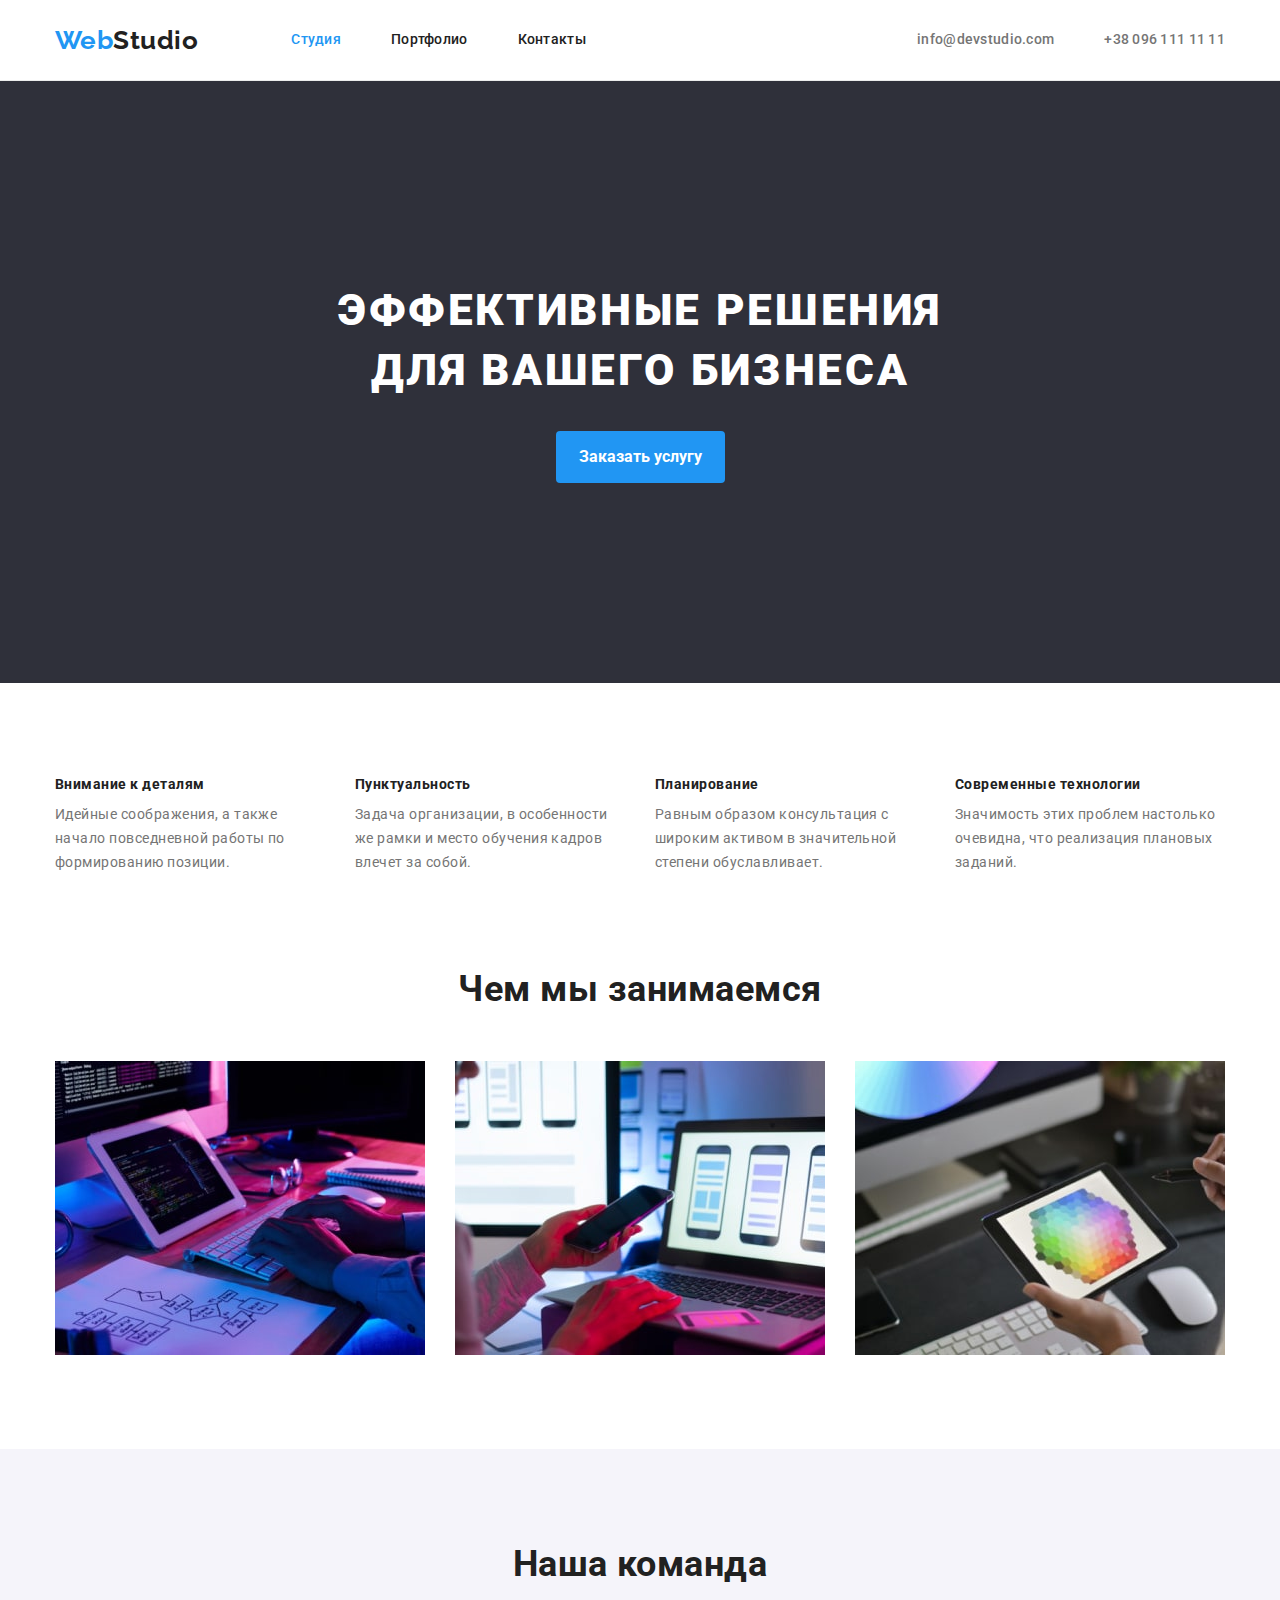
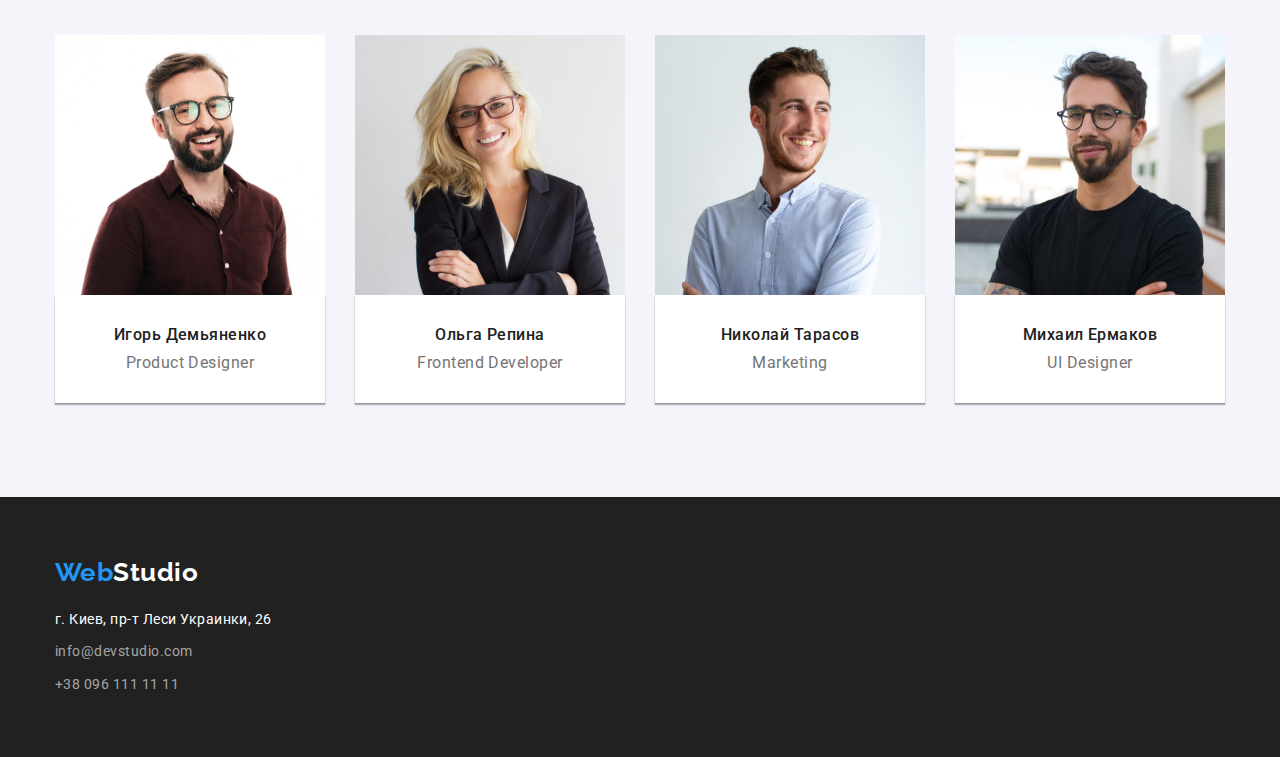
<file: index.html>
<!DOCTYPE html>
<html lang="ru">
<head>
    <meta charset="UTF-8">
    <meta http-equiv="X-UA-Compatible" content="IE=edge">
    <meta name="viewport" content="width=device-width, initial-scale=1.0">
    <link rel="preconnect" href="https://fonts.googleapis.com">
    <link rel="preconnect" href="https://fonts.gstatic.com" crossorigin>
    <title>WebStudio</title>
    <link href="https://fonts.googleapis.com/css2?family=Raleway:wght@700&family=Roboto:wght@400;500;700;900&display=swap" rel="stylesheet">
    <link rel="stylesheet" href="https://cdnjs.cloudflare.com/ajax/libs/modern-normalize/1.1.0/modern-normalize.min.css">
    <link rel="stylesheet" href="./css/styles.css">
</head>
<body>

    <!-- Header section -->   
    <header class="header">
        <div class="container main-container">
            <nav class="header-nav">
                <a href="/" class="header-logo link">Web<span class="colorlogo-black">Studio</span></a>

                <ul class="header-list list">
                    <li class="item"><a href="./index.html" class="header-link link current">Студия</a></li>
                    <li class="item"><a href="./portfolio.html" class="header-link link">Портфолио</a></li>
                    <li class="item"><a href="" class="header-link link">Контакты</a></li>
                </ul>
            </nav>
                <ul class="header-address list">
                    <li class="item"><a href="mailto:info@devstudio.com" class="header-email link">info@devstudio.com</a></li> 
                    <li class="item"><a href="tel:+380961111111" class="header-tel link">+38 096 111 11 11</a></li>
                </ul>
        </div>        
    </header>

    <main>
        <!-- Hero section -->
        <section class="section hero">
            <div class="container">
                <h1 class="hero-title">Эффективные решения<br>для вашего бизнеса</h1>
                <button type="button" class="button primery">Заказать услугу</button>
            </div>
        </section>
        <!-- Feature section -->
        <section class="feature-section">
            <div class="container">
                <ul class="feature-list list">
                    <li class="feature-item">
                        <h3 class="title">Внимание к деталям</h3>
                        <p class="section-text">Идейные соображения, а также начало повседневной работы по формированию позиции.</p>
                    </li>
                    <li class="feature-item">
                        <h3 class="title">Пунктуальность</h3>
                        <p class="section-text">Задача организации, в особенности же рамки и место обучения кадров влечет за собой.</p>
                    </li>
                    <li class="feature-item">
                        <h3 class="title">Планирование</h3>
                        <p class="section-text">Равным образом консультация с широким активом в значительной степени обуславливает.</p>
                    </li>
                    <li class="feature-item">
                        <h3 class="title">Современные технологии</h3>
                        <p class="section-text">Значимость этих проблем настолько очевидна, что реализация плановых заданий.</p>
                    </li>
                </ul>
            </div>
        </section>
        <!-- Our work -->
        <section class="work-section">
            <div class="container">
                <h2 class="section-title">Чем мы занимаемся</h2>
                <ul class="work-list list">
                    <li class="work-item"><img src="./images/web-design_1.jpg" alt="пишем код" width="370"></li>
                    <li class="work-item"><img src="./images/web-design_2.jpg" alt="мобильное приложение" width="370"></li>
                    <li class="work-item"><img src="./images/web-design_3.jpg" alt="дизайн" width="370"></li>
                </ul>
            </div>
        </section>
        <!-- Team section -->
        <section class="section-team">
            <div class="container">
                <h2 class="section-title">Наша команда</h2>
                <ul class="team-list list">
                    <li class="team-item"><img src="./images/team_1.jpg" alt="Игорь" width="270">
                        <div class="team-content">
                            <h3 class="team-name">Игорь Демьяненко</h3>
                            <p class="team-profession">Product Designer</p>
                        </div>
                    </li>
                    <li class="team-item"><img src="./images/team_2.jpg" alt="Ольга" width="270">
                        <div class="team-content">
                            <h3 class="team-name">Ольга Репина</h3>
                            <p class="team-profession">Frontend Developer</p>
                        </div>
                    </li>
                    <li class="team-item"><img src="./images/team_3.jpg" alt="Николай" width="270">
                        <div class="team-content">
                            <h3 class="team-name">Николай Тарасов</h3>
                            <p class="team-profession">Marketing</p>
                        </div>
                    </li>
                    <li class="team-item"><img src="./images/team_4.jpg" alt="Михаил" width="270">
                        <div class="team-content">
                            <h3 class="team-name">Михаил Ермаков</h3>
                            <p class="team-profession">UI Designer</p>
                        </div>
                    </li>
                </ul>
            </div>
        </section>
    </main>
    <!-- Footer section -->
    <footer class="footer">
        <div class="container">
            <a href="/" class="footer-logo link">Web<span class="colorlogo-white">Studio</span></a>
            <address class="footer-address">
                <p class="footer-text">г. Киев, пр-т Леси Украинки, 26</p>
                <ul class="list">
                    <li class="footer-item-email"><a class="link footer-email" href="mailto:info@devstudio.com">info@devstudio.com</a></li> 
                    <li><a class="link footer-tel" href="tel:+380961111111">+38 096 111 11 11</a></li>
                </ul>
            </address>
        </div>
    </footer>
    
</body>
</html>
</file>
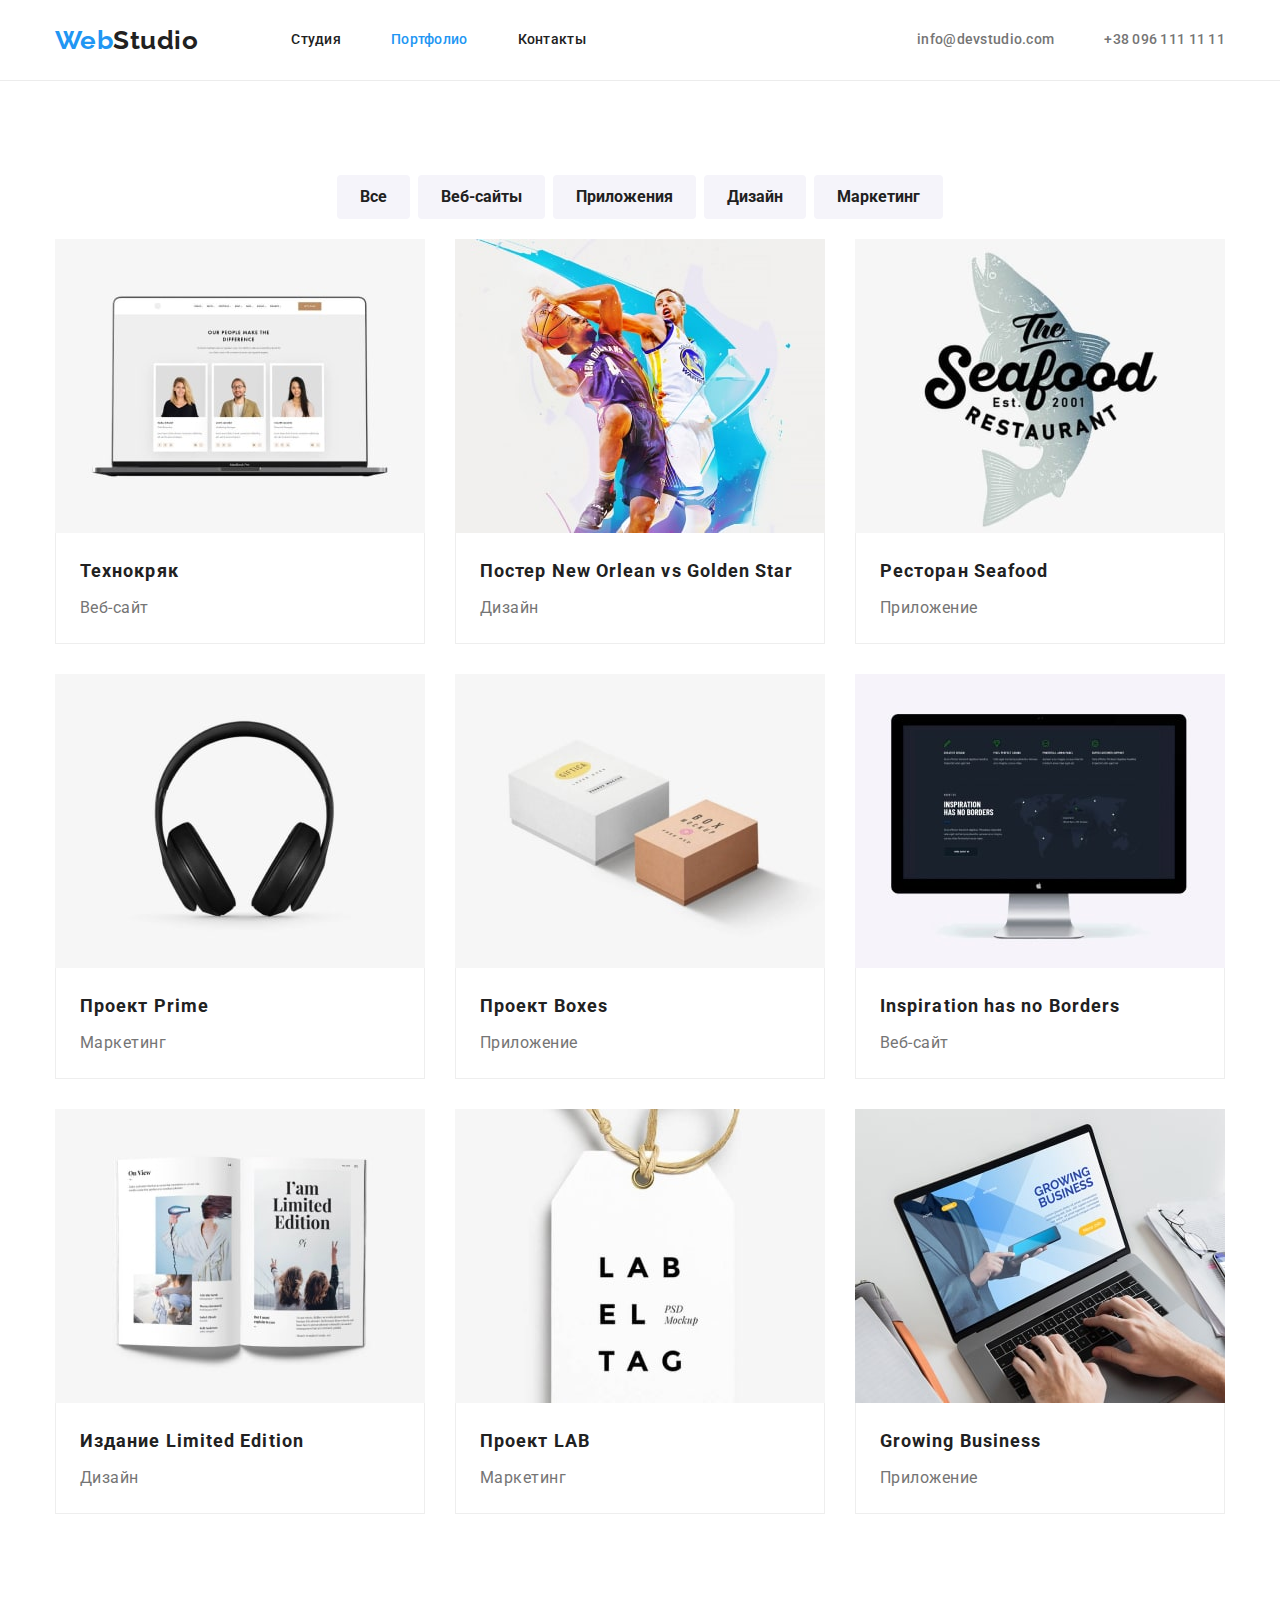
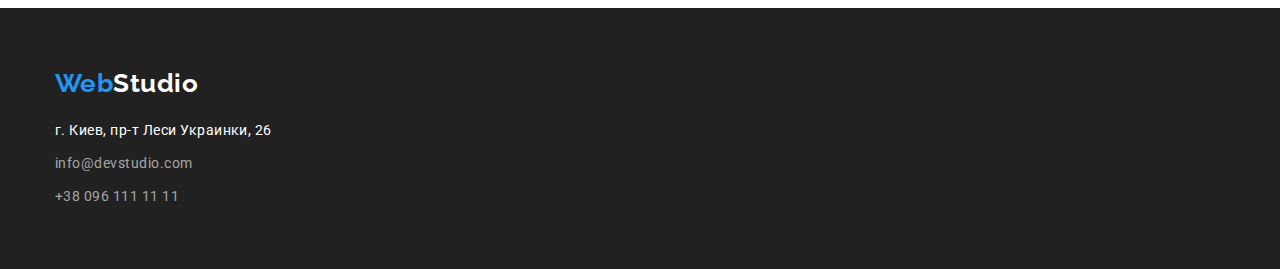
<file: portfolio.html>
<!DOCTYPE html>
<html lang="ru">
<head>
    <meta charset="UTF-8">
    <meta http-equiv="X-UA-Compatible" content="IE=edge">
    <meta name="viewport" content="width=device-width, initial-scale=1.0">
    <link rel="preconnect" href="https://fonts.googleapis.com">
    <link rel="preconnect" href="https://fonts.gstatic.com" crossorigin>
    <title>Портфолио</title>
    <link href="https://fonts.googleapis.com/css2?family=Raleway:wght@700&family=Roboto:wght@400;500;700;900&display=swap" rel="stylesheet">
    <link rel="stylesheet" href="https://cdnjs.cloudflare.com/ajax/libs/modern-normalize/1.1.0/modern-normalize.min.css">
    <link rel="stylesheet" href="./css/styles.css">
</head>
<body>
    <header class="header header-portfolio">
        <div class="container main-container">
            <nav class="header-nav">
                <a href="/" class="header-logo link">Web<span class="colorlogo-black">Studio</span></a>

                <ul class="header-list list">
                    <li class="item"><a href="./index.html" class="header-link link">Студия</a></li>
                    <li class="item"><a href="./portfolio.html" class="header-link link current">Портфолио</a></li>
                    <li class="item"><a href="" class="header-link link">Контакты</a></li>
                </ul>
            </nav>
                <ul class="header-address list">
                    <li class="item"><a href="mailto:info@devstudio.com" class="header-email link">info@devstudio.com</a></li> 
                    <li class="item"><a href="tel:+380961111111" class="header-tel link">+38 096 111 11 11</a></li>
                </ul>
        </div>        
        </header>

    <main>
        <section class="section-button">
            <div class="container-button container">
                <ul class="button-list list">
                    <li class="button-item"><button type="button" class="button secondary">Все</button></li>
                    <li class="button-item"><button type="button" class="button secondary">Веб-сайты</button></li>
                    <li class="button-item"><button type="button" class="button secondary">Приложения</button></li>
                    <li class="button-item"><button type="button" class="button secondary">Дизайн</button></li>
                    <li class="button-item"><button type="button" class="button secondary">Маркетинг</button></li>
                </ul>

                <ul class="specialization-list list">
                    <li class="item-portfolio"><img src="./images/tehnokryak.jpg" alt="ноутбук" width="370">
                        <div class="spezialization-content">
                            <h2 class="specialization-title">Технокряк</h2>
                            <p class="specialization-text">Веб-сайт</p>
                        </div>
                    </li>
                    <li class="item-portfolio"><img src="./images/New Orlean vs Golden Star.jpg" alt="постер" width="370">
                        <div class="spezialization-content">
                            <h2 class="specialization-title">Постер New Orlean vs Golden Star</h2>
                            <p class="specialization-text">Дизайн</p>
                        </div>
                    </li>
                    <li class="item-portfolio"><img src="./images/Seafood.jpg" alt="лейбл ресторана" width="370">
                        <div class="spezialization-content">
                            <h2 class="specialization-title">Ресторан Seafood</h2>
                            <p class="specialization-text">Приложение</p>
                        </div>
                    </li>
                    <li class="item-portfolio"><img src="./images/Prime.jpg" alt="наушники" width="370">
                        <div class="spezialization-content">
                            <h2 class="specialization-title">Проект Prime</h2>
                            <p class="specialization-text">Маркетинг</p>
                        </div>
                    </li>
                    <li class="item-portfolio"><img src="./images/Boxes.jpg" alt="коробки" width="370">
                        <div class="spezialization-content">
                            <h2 class="specialization-title">Проект Boxes</h2>
                            <p class="specialization-text">Приложение</p>
                        </div>
                    </li>
                    <li class="item-portfolio"><img src="./images/Inspiration has no Borders.jpg" alt="Монитор" width="370">
                        <div class="spezialization-content">
                            <h2 class="specialization-title">Inspiration has no Borders</h2>
                            <p class="specialization-text">Веб-сайт</p>
                        </div>
                    </li>
                    <li class="item-portfolio"><img src="./images/Limited Edition.jpg" alt="журнал" width="370">
                        <div class="spezialization-content">
                            <h2 class="specialization-title">Издание Limited Edition</h2>
                            <p class="specialization-text">Дизайн</p>
                        </div>
                    </li>
                    <li class="item-portfolio"><img src="./images/LAB.jpg" alt="этикетка" width="370">
                        <div class="spezialization-content">
                            <h2 class="specialization-title">Проект LAB</h2>
                            <p class="specialization-text">Маркетинг</p>
                        </div>
                    </li>
                    <li class="item-portfolio"><img src="./images/Growing Business.jpg" alt="набор текста на мониторе" width="370">
                        <div class="spezialization-content">
                            <h2 class="specialization-title">Growing Business</h2>
                            <p class="specialization-text">Приложение</p>
                        </div>
                    </li>
                </ul>
            </div>
        </section>
     </main>
        <!-- Footer section -->
     <footer class="footer">
         <div class="container">
            <a href="/" class="footer-logo link">Web<span class="colorlogo-white">Studio</span></a>
            <address class="footer-address">
                <p class="footer-text">г. Киев, пр-т Леси Украинки, 26</p>
                <ul class="list">
                    <li class="footer-item-email"><a href="mailto:info@devstudio.com" class="footer-email link">info@devstudio.com</a></li> 
                    <li><a href="tel:+380961111111" class="footer-tel link">+38 096 111 11 11</a></li>
                </ul>
            </address>
        </div>
    </footer>

</body>
</html>
</file>
<file: css/styles.css>
/* цвет основного текста #212121 */
/* вторичный цвет #757575 */
/* белый #FFFFFF */
/* акцент #2196F3 */
/* доп цвет rgba(255, 255, 255, 0.6) */

:root {
    --primary-text-color: #212121;
    --title-text-color: #757575;
    --accent-text-color: #2196F3;
    --primary-bg-color: #FFFFFF;
    --secondary-bg-color: #F5F4FA;
    --item-br-color: #EEEEEE;
    --btn-hover-color: #188CE8;
}


body {
    background-color:var(--primary-bg-color);
    color: var(--primary-text-color);
    font-family: 'Roboto', 'sans-serif';
    letter-spacing: 0.03em;
}

img {
    display: block;
    max-width: 100%;
    height: auto;
}

.container {
    margin-left: auto;
    margin-right: auto;
    width: 1200px;
    padding-right: 15px;
    padding-left: 15px;
}

h1, h2, h3, h4, p {
    margin: 0;
    padding: o;
}

.list {
    padding: 0;
    margin: 0;
    list-style: none;
}

.link {
    text-decoration: none;
}

.container.main-container {
    display: flex;
    align-items: center;
}


/* site nav */

.header {
    border-bottom: 1px solid #ECECEC;
}

.header-nav {
    display: flex;
    align-items: center;
}

.header-list {
    display: flex;
    margin-left: 93px;
}

.header-list .item + .item {
    margin-left: 50px;
}

.header-logo, .footer-logo {
    color: var(--accent-text-color);
    font-family: 'Raleway', 'sans-serif';
    font-weight: 700;
    font-size: 26px;
    line-height: 1.19;
}

.colorlogo-black {
    color: var(--primary-text-color);
}


.header-link {
    display: block;
    padding: 32px 0;

    color: var(--primary-text-color);
    font-weight: 500;
    font-size: 14px;
    line-height: 1.14;
    letter-spacing: 0.02em;
}

.header-link:hover, 
.header-link:focus {
    color: var(--accent-text-color);
}

.header-link.current {
    color: var(--accent-text-color);
}

.header-address {
    display: flex;
    margin-left: auto;

    font-weight: 500;
    font-size: 14px;
    line-height: 1.14;
    letter-spacing: 0.02em;
}

.header-address .item + .item {
    margin-left: 50px;
}

.header-email {
    color: var(--title-text-color);
}
.header-email:hover,
.header-email:focus {
    color: var(--accent-text-color);
}

.header-tel {
    color: var(--title-text-color);
}

.header-tel:hover,
.header-tel:focus {
    color: var(--accent-text-color);
}


 /* Hero */

 .hero {
    padding-top: 200px;
    padding-bottom: 200px;

     background-color: #2F303A;
     text-align: center;
 }

 .hero-title {
    margin-top: 0;
    margin-bottom: 30px;

    color: var(--primary-bg-color);
    font-weight: 900;
    font-size: 44px;
    line-height: 1.36;
    letter-spacing: 0.06em;
    text-transform: uppercase;
 }

 /* Section */

.feature-section {
    padding-top: 94px;
    padding-bottom: 94px;
 }

 .work-section {
     padding-bottom: 94px;
 }

 .section-title {
    margin-top: 0;
    margin-bottom: 50px;

    font-weight: 700;
    font-size: 36px;
    line-height: 1.17;
    text-align: center;
 }

 .work-list {
     display: flex;
 }

 .work-item:nth-child(n+2) {
    margin-left: 30px;
 }

 .section-team {
     padding-top: 94px;
     padding-bottom: 94px;

     background-color: var(--secondary-bg-color);
}

 .team-profession, .specialization-text {
     color: var(--title-text-color);
 }


/* Features */

.feature-list .section-text {
    color: var(--title-text-color);
    }

.feature-list {
    display: flex;
}

.feature-list .feature-item {
    width: 270px;
}

.feature-item:nth-child(n+2) {
    margin-left: 30px;
}

.title {
    margin-top: 0;
    margin-bottom: 10px;

    font-weight: 700;
    font-size: 14px;
    line-height: 1.14;
}  

.section-text {
    margin-top: 0;
    margin-bottom: 0;

    font-weight: 400;
    font-size: 14px;
    line-height: 1.71;
}

/* Team */

.team-list {
    display: flex;
    text-align: center;

}

.team-item {
    border: 0 solid transparent;
    border-radius: 0px 0px 4px 4px;

    background-color: var(--primary-bg-color);
}

.team-item:nth-child(n+2) {
    margin-left: 30px;
}

.team-content {
    padding: 30px;

    box-shadow: 0px 1px 3px rgba(0, 0, 0, 0.12), 0px 1px 1px rgba(0, 0, 0, 0.14), 0px 2px 1px rgba(0, 0, 0, 0.2);
}

.team-name {
    margin-top: 0;
    margin-bottom: 10px;

    font-weight: 500;
    font-size: 16px;
    line-height: 1.19;
}

.team-profession {
    margin-top: 0;
    margin-bottom: 0;

    font-weight: 400;
    font-size: 16px;
    line-height: 1.18;
}

/* Portfolio */

.section-button {
    padding: 94px 0;
}

.specialization-list {
    display: flex;
    flex-wrap: wrap;

    margin-left: -30px;
    margin-top: -30px;
}

.item-portfolio {
    width: 370px;
    margin-left: 30px;
    margin-bottom: 30px;
}

.item-portfolio:nth-last-child(-n+3) {
    margin-bottom: 0;
}

.spezialization-content {
    border: 1px solid var(--item-br-color);
    border-top: 0;
    padding: 20px 24px
}


.specialization-title {
    margin-bottom: 4px;

   font-weight: 700;
   font-size: 18px;
   line-height: 2;
   letter-spacing: 0.06em;
}

.specialization-text {

   font-weight: 400;
   font-size: 16px;
   line-height: 1.88;
}



/* Button */

.button {
    border-radius: 4px;
    padding: 10px 32px;
    display: inline-block;
    border: 1px solid transparent;

    color: var(--primary-text-color);
    background-color:var(--primary-bg-color);
    font-weight: 700;
    font-size: 16px;
    line-height: 1.88;
    text-align: center;
}

.button.primery {
    padding-left: 22px;
    padding-right: 22px;

    background-color: var(--accent-text-color);
    color: var(--primary-bg-color);
}

.button.primery:hover,
.button.primery:focus {
    background-color: var(--btn-hover-color);
}

.button-list {
    display: flex;
    justify-content: center;
    
    margin-bottom: 50px;
}


.button-item:nth-child(n+2) {
    margin-left: 8px;
}

.button.secondary {
    padding: 6px 22px;

    background-color: var(--secondary-bg-color);
}


.button.secondary:hover, 
.button.secondary:focus {
    background-color: var(--accent-text-color);
    color: var(--primary-bg-color);
}


/* Footer */

.footer {
    padding-top: 60px;
    padding-bottom: 60px;

    background-color: var(--primary-text-color);
}

.footer-logo {
    margin-bottom: 20px;
    display: inline-block;
}

.colorlogo-white {
    color: var(--primary-bg-color);
}

.footer-text {
    margin-top: 0;
    margin-bottom: 9px;

    color: var(--primary-bg-color);
    font-weight: 400;
    font-size: 14px;
    line-height: 1.71;
    font-style: normal;
}

.footer-item-email {
    margin-bottom: 9px;
}

.footer-email, .footer-tel {
    color: rgba(255, 255, 255, 0.6);
    font-weight: 400;
    font-size: 14px;
    line-height: 1.71;
    font-style: normal;
}

.footer-email {
    display: inline-block;
}
</file>
